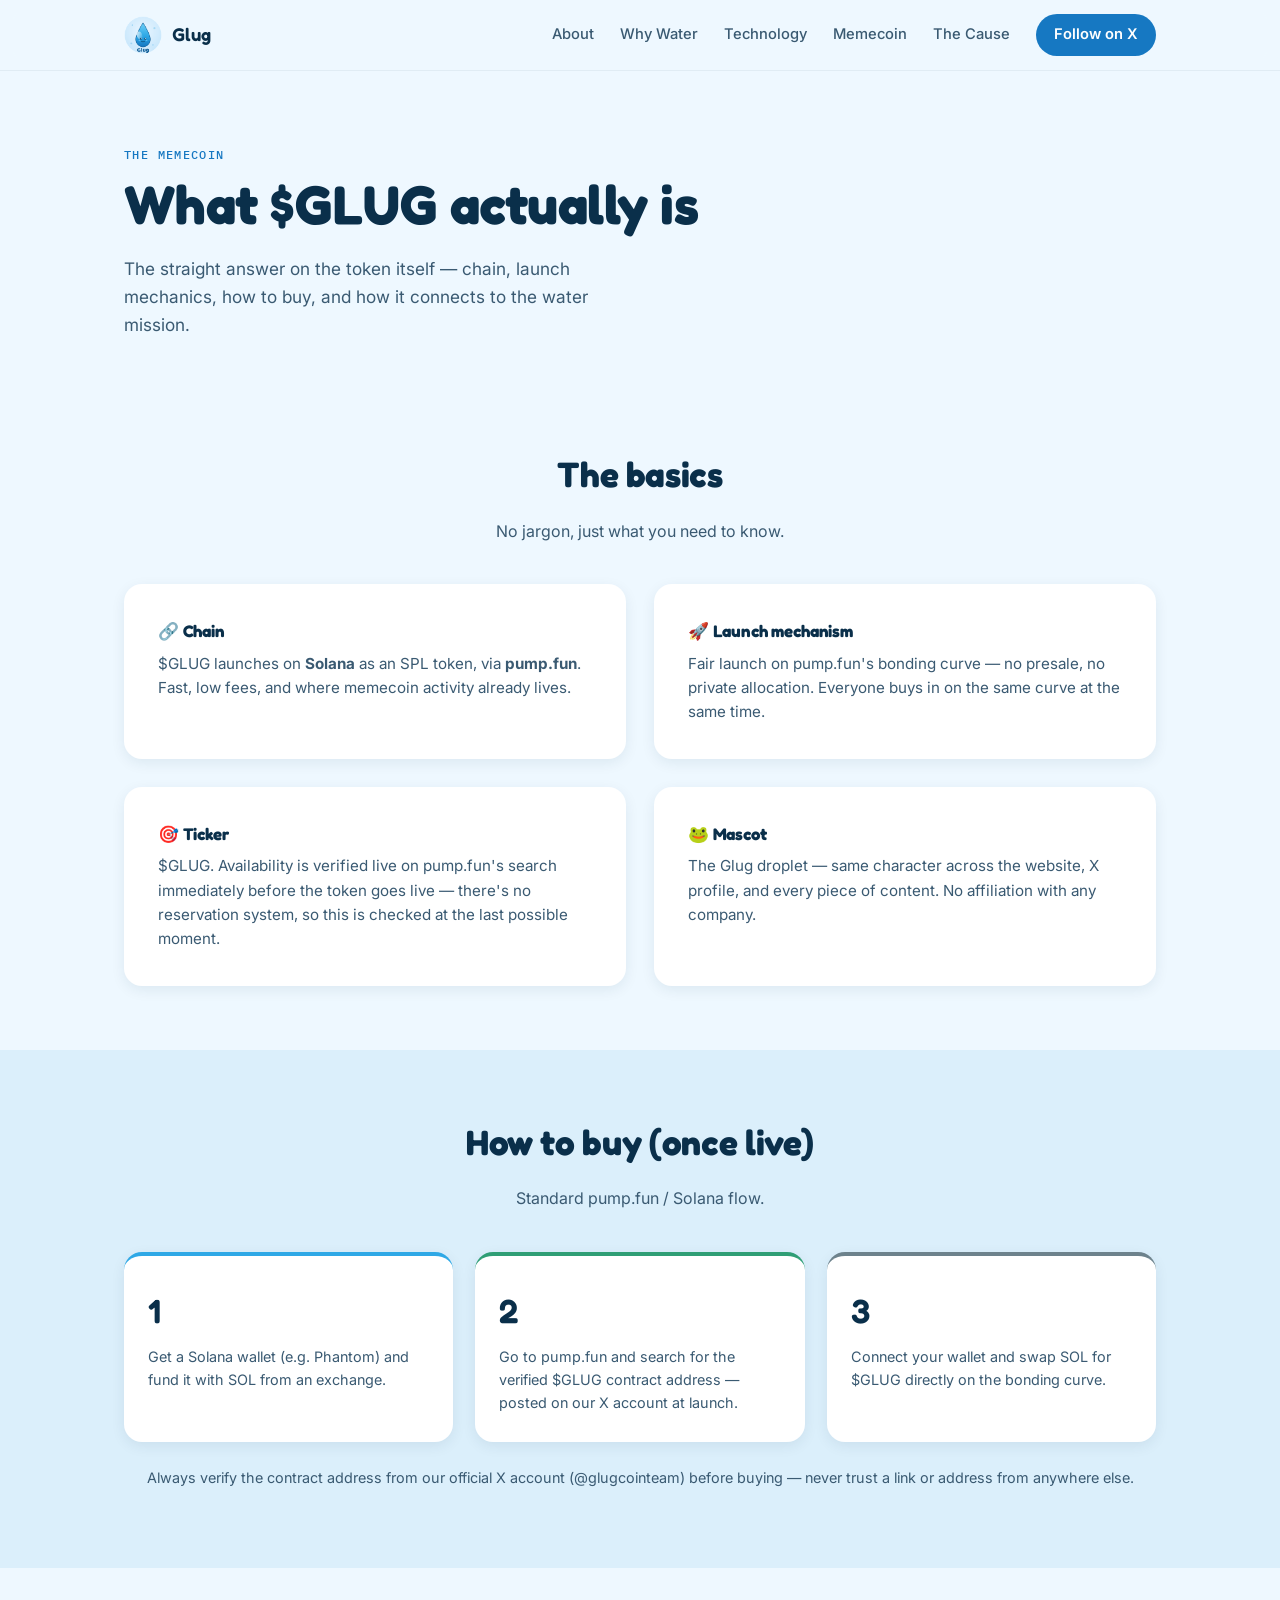
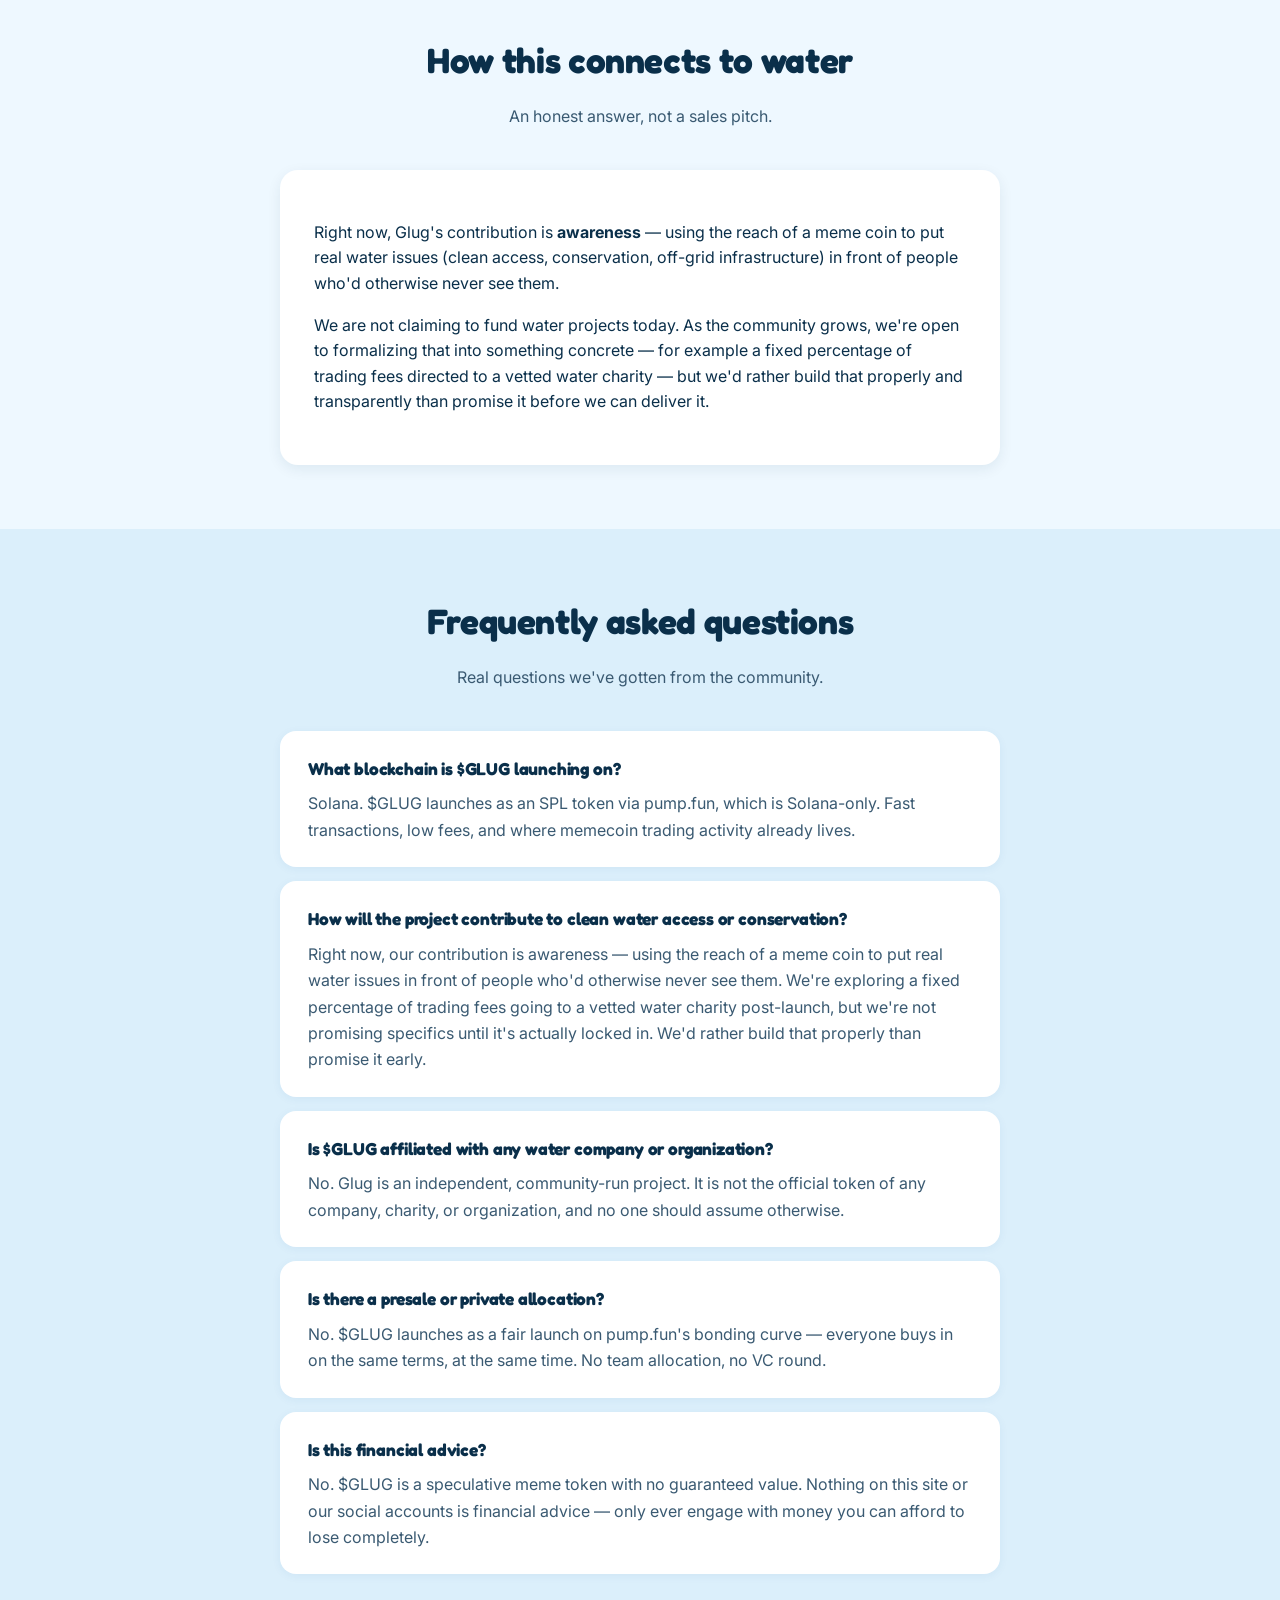
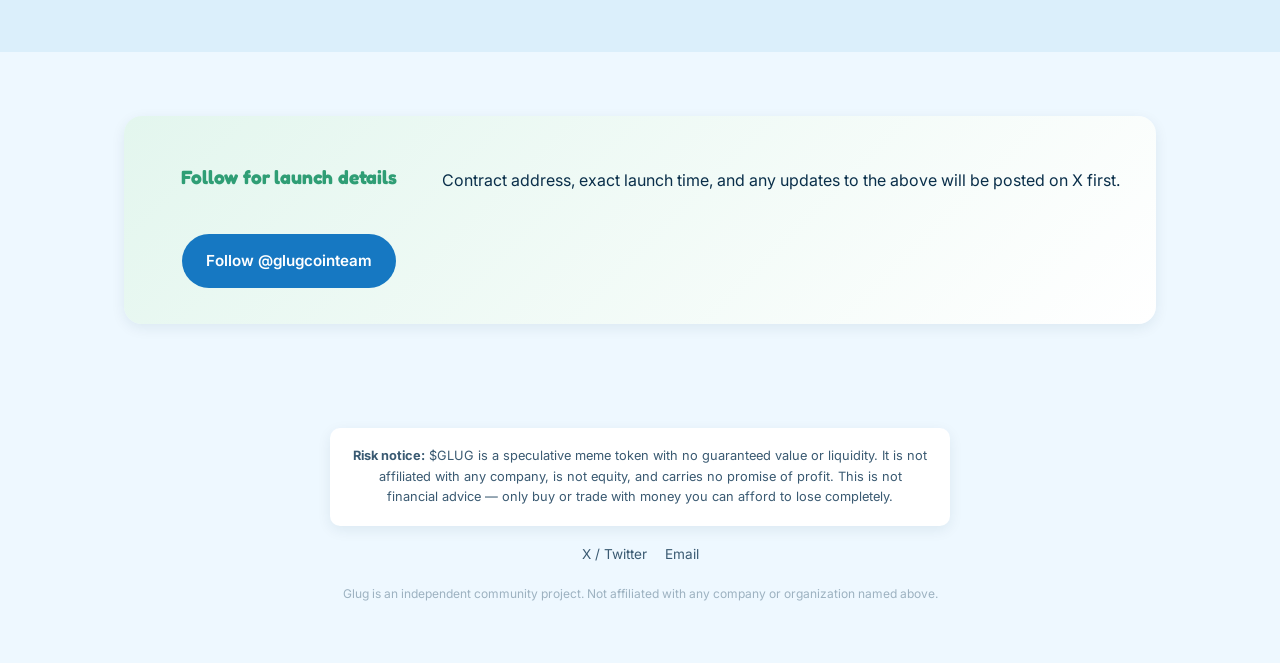
<file: memecoin.html>
<!DOCTYPE html>
<html lang="en">
<head>
<meta charset="UTF-8">
<meta name="viewport" content="width=device-width, initial-scale=1.0">
<title>Glug — The $GLUG memecoin, explained</title>
<meta name="description" content="What $GLUG is, how it launches on pump.fun via Solana, how to buy, and an honest answer on how the project relates to the water conservation mission. Not financial advice.">
<link rel="icon" href="[data-uri]">
<link rel="preconnect" href="https://fonts.googleapis.com">
<link rel="preconnect" href="https://fonts.gstatic.com" crossorigin>
<link href="https://fonts.googleapis.com/css2?family=Fredoka:wght@500;600;700&family=Inter:wght@400;500;600;700&family=IBM+Plex+Mono:wght@400;500&display=swap" rel="stylesheet">
<style>
  :root{
    --ink:#0a2f4a;
    --ink-soft:#3a5a72;
    --sky:#eef8ff;
    --sky-deep:#dbeffb;
    --card:#ffffff;
    --water:#2ea8e6;
    --water-deep:#1678c2;
    --water-pale:#bfe3fb;
    --steel:#6d828c;
    --steel-dark:#48585f;
    --leaf:#2f9e75;
    --leaf-pale:#e3f6ee;
    --caution:#ffcf33;
    --radius:18px;
    --radius-sm:10px;
    --shadow:0 10px 30px rgba(10,47,74,0.10);
    --shadow-sm:0 4px 14px rgba(10,47,74,0.08);
  }
  *{box-sizing:border-box;}
  html{scroll-behavior:smooth;}
  body{
    margin:0;
    background:var(--sky);
    color:var(--ink);
    font-family:'Inter',sans-serif;
    line-height:1.6;
    -webkit-font-smoothing:antialiased;
  }
  h1,h2,h3{
    font-family:'Fredoka',sans-serif;
    margin:0 0 0.4em 0;
    color:var(--ink);
    letter-spacing:-0.01em;
  }
  a{color:var(--water-deep);}
  .mono{font-family:'IBM Plex Mono',monospace;}
  .wrap{max-width:1080px;margin:0 auto;padding:0 24px;}
  .eyebrow{
    font-family:'IBM Plex Mono',monospace;
    text-transform:uppercase;
    letter-spacing:0.12em;
    font-size:0.72rem;
    color:var(--water-deep);
    font-weight:500;
  }

  /* ===== Header ===== */
  header{
    position:sticky; top:0; z-index:50;
    background:rgba(238,248,255,0.85);
    backdrop-filter:blur(10px);
    border-bottom:1px solid rgba(10,47,74,0.06);
  }
  .nav{
    display:flex; align-items:center; justify-content:space-between;
    padding:14px 24px;
    max-width:1080px; margin:0 auto;
  }
  .brand{display:flex; align-items:center; gap:10px; text-decoration:none; color:inherit; transition:opacity .15s ease;}
  .brand:hover{opacity:0.8;}
  .brand img{width:38px; height:38px; border-radius:50%;}
  .brand span{font-family:'Fredoka',sans-serif; font-weight:600; font-size:1.15rem;}
  .nav-links{display:flex; gap:26px; align-items:center;}
  .nav-links a{
    text-decoration:none; color:var(--ink-soft); font-weight:500; font-size:0.92rem;
  }
  .nav-cta{
    background:var(--water-deep); color:#fff !important; padding:9px 18px;
    border-radius:999px; font-weight:600 !important;
  }

  /* ===== Hero ===== */
  .hero{
    padding:74px 0 40px;
    position:relative;
    overflow:hidden;
  }
  .hero-grid{
    display:grid; grid-template-columns:1.15fr 0.85fr; gap:48px; align-items:center;
  }
  .hero h1{
    font-size:clamp(2.1rem,4.4vw,3.4rem);
    line-height:1.06;
  }
  .hero h1 .accent{color:var(--water-deep);}
  .hero p.lead{
    font-size:1.08rem; color:var(--ink-soft); max-width:46ch; margin:18px 0 28px;
  }
  .hero-actions{display:flex; gap:14px; flex-wrap:wrap;}
  .btn{
    display:inline-flex; align-items:center; gap:8px;
    padding:13px 22px; border-radius:999px; font-weight:600;
    text-decoration:none; font-size:0.95rem; border:2px solid transparent;
    transition:transform .15s ease;
  }
  .btn:hover{transform:translateY(-2px);}
  .btn-primary{background:var(--water-deep); color:#fff;}
  .btn-ghost{background:transparent; color:var(--water-deep); border-color:var(--water-deep);}
  .hero-visual{
    display:flex; justify-content:center; align-items:center; position:relative;
  }
  .hero-visual img{
    width:280px; max-width:80%;
    filter:drop-shadow(0 18px 30px rgba(22,120,194,0.25));
  }
  .hero-visual .ripple{
    position:absolute; bottom:6%; width:220px; height:38px;
    border-radius:50%; background:radial-gradient(ellipse at center, rgba(46,168,230,0.35), transparent 70%);
  }

  /* ===== Ticker (signature element) ===== */
  .ticker-wrap{
    margin-top:46px;
    background:var(--card);
    border-radius:var(--radius);
    box-shadow:var(--shadow);
    padding:22px 26px;
    display:flex; align-items:center; gap:20px; flex-wrap:wrap;
  }
  .gauge{
    width:64px; height:64px; border-radius:50%;
    background:conic-gradient(var(--water) 0deg, var(--water-pale) 0deg);
    display:flex; align-items:center; justify-content:center;
    flex-shrink:0;
    position:relative;
  }
  .gauge::after{
    content:'';
    width:46px; height:46px; border-radius:50%; background:var(--card);
    position:absolute;
  }
  .gauge-drop{position:relative; z-index:2; font-size:1.1rem;}
  .ticker-text{flex:1; min-width:220px;}
  .ticker-num{
    font-family:'IBM Plex Mono',monospace;
    font-size:1.7rem; font-weight:500; color:var(--water-deep);
  }
  .ticker-label{font-size:0.85rem; color:var(--ink-soft); margin-top:2px;}
  .ticker-note{font-size:0.72rem; color:#8098a8; max-width:220px;}

  /* ===== Sections ===== */
  section{padding:64px 0;}
  .section-head{max-width:640px; margin:0 auto 40px; text-align:center;}
  .section-head h2{font-size:clamp(1.6rem,3vw,2.2rem);}
  .section-head p{color:var(--ink-soft); font-size:1rem;}

  .panel{
    background:var(--card); border-radius:var(--radius);
    box-shadow:var(--shadow-sm); padding:34px;
  }
  .about-grid{display:grid; grid-template-columns:1fr 1fr; gap:28px;}
  .about-grid .panel h3{font-size:1.05rem; display:flex; align-items:center; gap:8px;}
  .about-grid .panel p{color:var(--ink-soft); font-size:0.95rem; margin:0;}
  .tag-yes{color:var(--leaf);}
  .tag-no{color:#c0392b;}

  .stats-grid{display:grid; grid-template-columns:repeat(3,1fr); gap:22px;}
  .stat-card{
    background:var(--card); border-radius:var(--radius); padding:28px 24px;
    box-shadow:var(--shadow-sm);
    border-top:4px solid var(--water);
  }
  .stat-card:nth-child(2){border-top-color:var(--leaf);}
  .stat-card:nth-child(3){border-top-color:var(--steel);}
  .stat-num{font-family:'Fredoka',sans-serif; font-size:2.1rem; font-weight:600; color:var(--ink);}
  .stat-card p{color:var(--ink-soft); font-size:0.9rem; margin:8px 0 0;}

  .cause-panel{
    background:linear-gradient(135deg, var(--leaf-pale), #ffffff);
    border-radius:var(--radius); padding:36px; box-shadow:var(--shadow-sm);
    display:grid; grid-template-columns:1fr auto; gap:24px; align-items:center;
  }
  .cause-panel h3{color:var(--leaf); font-size:1.2rem;}
  .cause-links{display:flex; gap:12px; flex-wrap:wrap;}
  .cause-links a{
    background:#fff; border:1px solid rgba(47,158,117,0.3); color:var(--leaf);
    padding:8px 16px; border-radius:999px; text-decoration:none; font-size:0.85rem; font-weight:600;
  }

  /* ===== Technology section ===== */
  .tech-intro{max-width:640px; margin:0 auto 36px; text-align:center;}
  .tech-intro p{color:var(--ink-soft);}
  .tech-media-grid{
    display:grid; grid-template-columns:1fr 1fr; gap:20px; margin-bottom:20px;
  }
  .tech-media-grid figure{margin:0; border-radius:var(--radius); overflow:hidden; box-shadow:var(--shadow-sm); background:var(--card);}
  .tech-media-grid img{width:100%; height:260px; object-fit:cover; display:block;}
  .tech-media-grid figcaption{padding:14px 16px; font-size:0.85rem; color:var(--ink-soft);}
  .tech-video{border-radius:var(--radius); overflow:hidden; box-shadow:var(--shadow-sm); background:var(--card);}
  .tech-video video{width:100%; display:block; background:#000;}
  .tech-video figcaption{padding:14px 16px; font-size:0.85rem; color:var(--ink-soft);}
  .tech-note{
    max-width:640px; margin:24px auto 0; font-size:0.8rem; color:#8098a8; text-align:center;
  }
  @media (max-width:860px){
    .tech-media-grid{grid-template-columns:1fr;}
  }

  .cta-panel{
    text-align:center; background:var(--water-deep); color:#fff;
    border-radius:var(--radius); padding:50px 30px;
  }
  .cta-panel h2{color:#fff;}
  .cta-panel p{color:#dcefff; max-width:50ch; margin:12px auto 26px;}
  .cta-panel .btn-primary{background:#fff; color:var(--water-deep);}
  .cta-panel .btn-ghost{color:#fff; border-color:rgba(255,255,255,0.5);}

  .ca-box{
    margin-top:24px; display:inline-flex; align-items:center; gap:10px;
    background:rgba(255,255,255,0.12); border:1px dashed rgba(255,255,255,0.4);
    padding:12px 18px; border-radius:999px; font-family:'IBM Plex Mono',monospace;
    font-size:0.85rem;
  }

  footer{
    padding:40px 24px 60px; text-align:center;
  }
  .disclaimer{
    max-width:620px; margin:0 auto 18px; font-size:0.8rem; color:var(--ink-soft);
    background:var(--card); padding:18px 22px; border-radius:var(--radius-sm);
    box-shadow:var(--shadow-sm);
  }
  .foot-links{display:flex; gap:18px; justify-content:center; margin-top:14px; flex-wrap:wrap;}
  .foot-links a{color:var(--ink-soft); text-decoration:none; font-size:0.85rem;}
  .copyright{font-size:0.75rem; color:#9db2c1; margin-top:18px;}

  @media (max-width:860px){
    .hero-grid{grid-template-columns:1fr; text-align:center;}
    .hero p.lead{margin-left:auto; margin-right:auto;}
    .hero-actions{justify-content:center;}
    .hero-visual{order:-1;}
    .about-grid{grid-template-columns:1fr;}
    .stats-grid{grid-template-columns:1fr;}
    .cause-panel{grid-template-columns:1fr; text-align:center;}
    .cause-links{justify-content:center;}
    .nav-links{display:none;}
  }
  @media (prefers-reduced-motion: reduce){
    html{scroll-behavior:auto;}
    .btn{transition:none;}
  }  .faq-item{background:#fff; border-radius:16px; padding:24px 28px; margin-bottom:14px; box-shadow:0 2px 10px rgba(24,90,150,0.06);}
  .faq-item h3{margin:0 0 8px 0; font-size:1.08rem; color:var(--ink);}
  .faq-item p{margin:0; color:var(--ink-soft); line-height:1.65;}
</style>
<header>
  <div class="nav">
    <a href="#top" class="brand" onclick="window.scrollTo({top:0,behavior:'smooth'}); return false;">
      <img src="[data-uri]" alt="Glug mascot logo">
      <span>Glug</span>
    </a>
    <nav class="nav-links">
      <a href="index.html#about">About</a>
      <a href="index.html#why-water">Why Water</a>
      <a href="technology.html">Technology</a>
      <a href="memecoin.html">Memecoin</a>
      <a href="index.html#cause">The Cause</a>
      <a href="https://x.com/glugcointeam" class="nav-cta" target="_blank" rel="noopener">Follow on X</a>
    </nav>
  </div>
</header>

  <section class="hero" style="padding-top:64px; padding-bottom:16px;">
    <div class="wrap">
      <p class="eyebrow">The Memecoin</p>
      <h1>What $GLUG actually is</h1>
      <p class="lead">The straight answer on the token itself &mdash; chain, launch mechanics, how to buy, and how it connects to the water mission.</p>
    </div>
  </section>

  <section id="basics">
    <div class="wrap">
      <div class="section-head">
        <h2>The basics</h2>
        <p>No jargon, just what you need to know.</p>
      </div>
      <div class="about-grid">
        <div class="panel">
          <h3>🔗 Chain</h3>
          <p>$GLUG launches on <strong>Solana</strong> as an SPL token, via <strong>pump.fun</strong>. Fast, low fees, and where memecoin activity already lives.</p>
        </div>
        <div class="panel">
          <h3>🚀 Launch mechanism</h3>
          <p>Fair launch on pump.fun's bonding curve &mdash; no presale, no private allocation. Everyone buys in on the same curve at the same time.</p>
        </div>
        <div class="panel">
          <h3>🎯 Ticker</h3>
          <p>$GLUG. Availability is verified live on pump.fun's search immediately before the token goes live &mdash; there's no reservation system, so this is checked at the last possible moment.</p>
        </div>
        <div class="panel">
          <h3>🐸 Mascot</h3>
          <p>The Glug droplet &mdash; same character across the website, X profile, and every piece of content. No affiliation with any company.</p>
        </div>
      </div>
    </div>
  </section>

  <section id="how-to-buy" style="background:var(--sky-deep);">
    <div class="wrap">
      <div class="section-head">
        <h2>How to buy (once live)</h2>
        <p>Standard pump.fun / Solana flow.</p>
      </div>
      <div class="stats-grid">
        <div class="stat-card">
          <div class="stat-num">1</div>
          <p>Get a Solana wallet (e.g. Phantom) and fund it with SOL from an exchange.</p>
        </div>
        <div class="stat-card">
          <div class="stat-num">2</div>
          <p>Go to pump.fun and search for the verified $GLUG contract address &mdash; posted on our X account at launch.</p>
        </div>
        <div class="stat-card">
          <div class="stat-num">3</div>
          <p>Connect your wallet and swap SOL for $GLUG directly on the bonding curve.</p>
        </div>
      </div>
      <p style="text-align:center; color:var(--ink-soft); margin-top:24px; font-size:0.9rem;">Always verify the contract address from our official X account (@glugcointeam) before buying &mdash; never trust a link or address from anywhere else.</p>
    </div>
  </section>

  <section id="water-link">
    <div class="wrap">
      <div class="section-head">
        <h2>How this connects to water</h2>
        <p>An honest answer, not a sales pitch.</p>
      </div>
      <div class="panel" style="max-width:720px; margin:0 auto;">
        <p>Right now, Glug's contribution is <strong>awareness</strong> &mdash; using the reach of a meme coin to put real water issues (clean access, conservation, off-grid infrastructure) in front of people who'd otherwise never see them.</p>
        <p>We are not claiming to fund water projects today. As the community grows, we're open to formalizing that into something concrete &mdash; for example a fixed percentage of trading fees directed to a vetted water charity &mdash; but we'd rather build that properly and transparently than promise it before we can deliver it.</p>
      </div>
    </div>
  </section>

  <section id="faq" style="background:var(--sky-deep);">
    <div class="wrap">
      <div class="section-head">
        <h2>Frequently asked questions</h2>
        <p>Real questions we've gotten from the community.</p>
      </div>
      <div style="max-width:720px; margin:0 auto;">
        <div class="faq-item">
          <h3>What blockchain is $GLUG launching on?</h3>
          <p>Solana. $GLUG launches as an SPL token via pump.fun, which is Solana-only. Fast transactions, low fees, and where memecoin trading activity already lives.</p>
        </div>
        <div class="faq-item">
          <h3>How will the project contribute to clean water access or conservation?</h3>
          <p>Right now, our contribution is awareness &mdash; using the reach of a meme coin to put real water issues in front of people who'd otherwise never see them. We're exploring a fixed percentage of trading fees going to a vetted water charity post-launch, but we're not promising specifics until it's actually locked in. We'd rather build that properly than promise it early.</p>
        </div>
        <div class="faq-item">
          <h3>Is $GLUG affiliated with any water company or organization?</h3>
          <p>No. Glug is an independent, community-run project. It is not the official token of any company, charity, or organization, and no one should assume otherwise.</p>
        </div>
        <div class="faq-item">
          <h3>Is there a presale or private allocation?</h3>
          <p>No. $GLUG launches as a fair launch on pump.fun's bonding curve &mdash; everyone buys in on the same terms, at the same time. No team allocation, no VC round.</p>
        </div>
        <div class="faq-item">
          <h3>Is this financial advice?</h3>
          <p>No. $GLUG is a speculative meme token with no guaranteed value. Nothing on this site or our social accounts is financial advice &mdash; only ever engage with money you can afford to lose completely.</p>
        </div>
      </div>
    </div>
  </section>

  <section id="join">
    <div class="wrap">
      <div class="cause-panel" style="text-align:center;">
        <h3>Follow for launch details</h3>
        <p>Contract address, exact launch time, and any updates to the above will be posted on X first.</p>
        <div class="hero-actions" style="justify-content:center;">
          <a href="https://x.com/glugcointeam" class="btn btn-primary" target="_blank" rel="noopener">Follow @glugcointeam</a>
        </div>
      </div>
    </div>
  </section>

<footer>
  <div class="disclaimer">
    <strong>Risk notice:</strong> $GLUG is a speculative meme token with no guaranteed value or liquidity. It is not affiliated with any company, is not equity, and carries no promise of profit. This is not financial advice — only buy or trade with money you can afford to lose completely.
  </div>
  <div class="foot-links">
    <a href="https://x.com/glugcointeam" target="_blank" rel="noopener">X / Twitter</a>
    <a href="mailto:glugcoin.team@gmail.com">Email</a>
  </div>
  <div class="copyright">Glug is an independent community project. Not affiliated with any company or organization named above.</div>
</footer>

</body>
</html>
</file>
